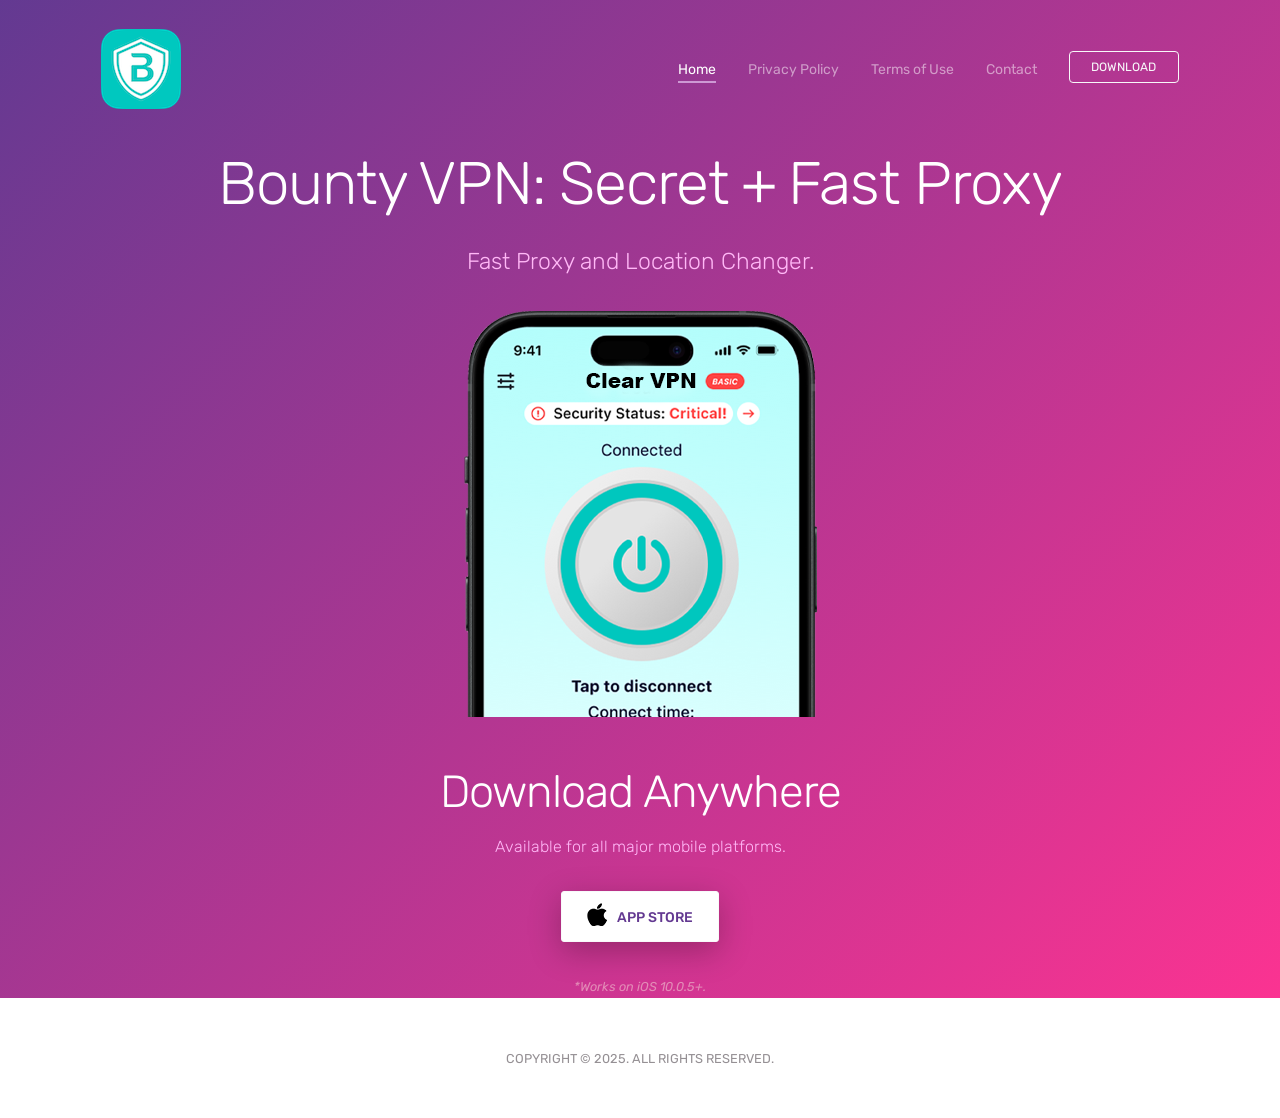
<file: index.html>
<!-- index.html -->
<!doctype html>
<html lang="en">
<head>
    <title>Bounty VPN: Secret＋Fast Proxy</title>
    <!-- Required meta tags -->
    <meta charset="utf-8">
    <meta name="viewport" content="width=device-width, initial-scale=1, shrink-to-fit=no">
    <meta name="description" content="Bounty VPN: Secret＋Fast Proxy">
    <meta name="keywords" content="">

    <!-- Font -->
    <link rel="dns-prefetch" href="//fonts.googleapis.com">
    <link href="https://fonts.googleapis.com/css?family=Rubik:300,400,500" rel="stylesheet">

    <!-- Bootstrap CSS -->
    <link rel="stylesheet" href="css/bootstrap.min.css">
    <!-- Themify Icons -->
    <link rel="stylesheet" href="css/themify-icons.css">
    <!-- Owl carousel -->
    <link rel="stylesheet" href="css/owl.carousel.min.css">
    <!-- Main css -->
    <link href="css/style.css" rel="stylesheet">
</head>

<body data-spy="scroll" data-target="#navbar" data-offset="30">

    <!-- Nav Menu -->
    <div class="nav-menu fixed-top">
        <div class="container">
            <div class="row">
                <div class="col-md-12">
                    <nav class="navbar navbar-dark navbar-expand-lg">
                        <a class="navbar-brand" href="index.html"><img src="images/logo.png" class="img-fluid" alt="logo"></a>
                        <button class="navbar-toggler" type="button" data-toggle="collapse" data-target="#navbar" aria-controls="navbar" aria-expanded="false" aria-label="Toggle navigation">
                            <span class="navbar-toggler-icon"></span>
                        </button>
                        <div class="collapse navbar-collapse" id="navbar">
                            <ul class="navbar-nav ml-auto">
                                <li class="nav-item"> <a class="nav-link active" href="#home">Home <span class="sr-only">(current)</span></a> </li>
                                <li class="nav-item"> <a class="nav-link" href="policy.html">Privacy Policy</a> </li>
                                <li class="nav-item"> <a class="nav-link" href="terms.html">Terms of Use</a> </li>
                                <li class="nav-item"> <a class="nav-link" href="form.html">Contact</a> </li>
                                <li class="nav-item"><a href="http://itunes.apple.com/app/id6742565792" class="btn btn-outline-light my-3 my-sm-0 ml-lg-3">Download</a></li>
                            </ul>
                        </div>
                    </nav>
                </div>
            </div>
        </div>
    </div>

    <header class="bg-gradient" id="home">
        <div class="container mt-5">
            <h1>Bounty VPN: Secret＋Fast Proxy</h1>
            <p class="tagline">Fast Proxy and Location Changer. </p>
        </div>
        <div class="img-holder mt-3"><img src="images/main-portrait.png" alt="phone" class="img-fluid"></div>

        <div class="container">
            <div class="call-to-action">
                <h2>Download Anywhere</h2>
                <p class="tagline">Available for all major mobile platforms. </p>
                <div class="my-4">
                    <a href="http://itunes.apple.com/app/id6742565792" class="btn btn-light"><img src="images/appleicon.png" alt="icon"> App Store</a>
                </div>
                <p class="text-primary"><small><i>*Works on iOS 10.0.5+. </i></small></p>
            </div>
        </div>
    </header>

    <footer class="my-5 text-center">
        <p class="mb-2"><small>COPYRIGHT © 2025. ALL RIGHTS RESERVED.</small></p>
        
    </footer>

    <!-- jQuery and Bootstrap -->
    <script src="js/jquery-3.2.1.min.js"></script>
    <script src="js/bootstrap.bundle.min.js"></script>
    <!-- Plugins JS -->
    <script src="js/owl.carousel.min.js"></script>
    <!-- Custom JS -->
    <script src="js/script.js"></script>

</body>
</html>
</file>
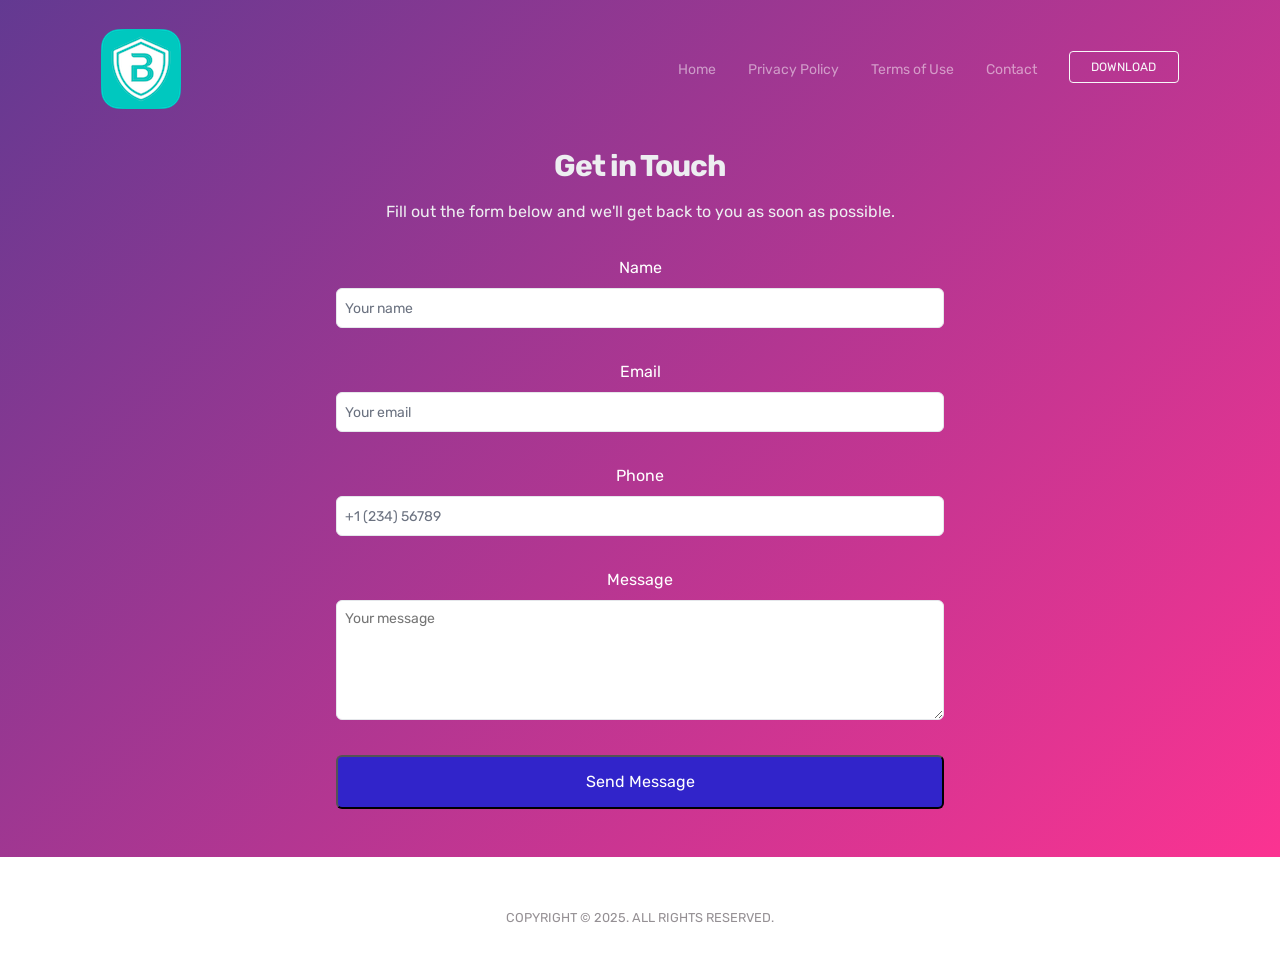
<file: form.html>
<!-- form.html -->
<!doctype html>
<html lang="en">
<head>
    <title>Bounty VPN: Secret＋Fast Proxy</title>
    <!-- Required meta tags -->
    <meta charset="utf-8">
    <meta name="viewport" content="width=device-width, initial-scale=1, shrink-to-fit=no">
    <meta name="description" content="Bounty VPN: Secret＋Fast Proxy">
    <meta name="keywords" content="HTML5, bootstrap, mobile, app, landing, ios, android, responsive">

    <!-- Font -->
    <link rel="dns-prefetch" href="//fonts.googleapis.com">
    <link href="https://fonts.googleapis.com/css?family=Rubik:300,400,500" rel="stylesheet">

    <!-- Bootstrap CSS -->
    <link rel="stylesheet" href="css/bootstrap.min.css">
    <!-- Themify Icons -->
    <link rel="stylesheet" href="css/themify-icons.css">
    <!-- Owl carousel -->
    <link rel="stylesheet" href="css/owl.carousel.min.css">
    <!-- Main css -->
    <link href="css/style.css" rel="stylesheet">
</head>

<body data-spy="scroll" data-target="#navbar" data-offset="30">

    <!-- Nav Menu -->
    <div class="nav-menu fixed-top">
        <div class="container">
            <div class="row">
                <div class="col-md-12">
                    <nav class="navbar navbar-dark navbar-expand-lg">
                        <a class="navbar-brand" href="index.html"><img src="images/logo.png" class="img-fluid" alt="logo"></a>
                        <button class="navbar-toggler" type="button" data-toggle="collapse" data-target="#navbar" aria-controls="navbar" aria-expanded="false" aria-label="Toggle navigation">
                            <span class="navbar-toggler-icon"></span>
                        </button>
                        <div class="collapse navbar-collapse" id="navbar">
                            <ul class="navbar-nav ml-auto">
                                <li class="nav-item"> <a class="nav-link" href="index.html">Home <span class="sr-only">(current)</span></a> </li>
                                <li class="nav-item"> <a class="nav-link" href="policy.html">Privacy Policy</a> </li>
                                <li class="nav-item"> <a class="nav-link" href="terms.html">Terms of Use</a> </li>
                                <li class="nav-item"> <a class="nav-link active" href="form.html">Contact</a> </li>
                                <li class="nav-item"><a href="http://itunes.apple.com/app/id6740633532" class="btn btn-outline-light my-3 my-sm-0 ml-lg-3">Download</a></li>
                            </ul>
                        </div>
                    </nav>
                </div>
            </div>
        </div>
    </div>

    <header class="bg-gradient" id="home">
        <div class="container">
           <!-- 
    This is a working contact form. To receive email, 
    Replace YOUR_ACCESS_KEY_HERE with your actual Access Key.

    Create Access Key here 👉 https://web3forms.com/
 -->

<section class="contact-section">
    <div class="contact-intro">
      <h2 class="contact-title">Get in Touch</h2>
      <p class="contact-description">
        Fill out the form below and we'll get back to you as soon as possible.
      </p>
    </div>
  
    <form class="contact-form" action="https://api.web3forms.com/submit" method="POST">
  
      <input type="hidden" name="access_key" value="8036e8a2-478d-49ed-89f1-41d37cd085f6" />
      <input type="hidden" name="subject" value="New Contact Form Submission from Web3Forms" />
      <input type="hidden" name="from_name" value="My Website" />
      <!-- More custom ization options available in the docs: https://docs.web3forms.com -->
  
      <div class="form-group-container">
        <div class="form-group">
          <label for="name" class="form-label">Name</label>
          <input id="name" name="name" class="form-input" placeholder="Your name" type="text" />
        </div>
        <div class="form-group">
          <label for="email" class="form-label">Email</label>
          <input id="email" name="email" class="form-input" placeholder="Your email" type="email" />
        </div>
        <div class="form-group">
          <label for="phone" class="form-label">Phone</label>
          <input id="phone" name="phone" class="form-input" placeholder="+1 (234) 56789" type="text" />
        </div>
        <div class="form-group">
          <label for="message" class="form-label">Message</label>
          <textarea class="form-textarea" id="message" name="message" placeholder="Your message"></textarea>
        </div>
      </div>
      <button class="form-submit" type="submit">Send Message</button>
    </form>
  
  </section>
    </header>

    <footer class="my-5 text-center">
        <p class="mb-2"><small>COPYRIGHT © 2025. ALL RIGHTS RESERVED.</small></p>
        
    </footer>

    <!-- jQuery and Bootstrap -->
    <script src="js/jquery-3.2.1.min.js"></script>
    <script src="js/bootstrap.bundle.min.js"></script>
    <!-- Plugins JS -->
    <script src="js/owl.carousel.min.js"></script>
    <!-- Custom JS -->
    <script src="js/script.js"></script>

</body>
</html>
</file>
<file: css/themify-icons.css>
@font-face {
    font-family: 'themify';
    src: url('../fonts/themify.eot?-fvbane');
    src: url('../fonts/themify.eot?#iefix-fvbane') format('embedded-opentype'), url('../fonts/themify.woff?-fvbane') format('woff'), url('../fonts/themify.ttf?-fvbane') format('truetype'), url('../fonts/themify.svg?-fvbane#themify') format('svg');
    font-weight: normal;
    font-style: normal;
}

[class^="ti-"],
[class*=" ti-"] {
    font-family: 'themify';
    speak: none;
    font-style: normal;
    font-weight: normal;
    font-variant: normal;
    text-transform: none;
    line-height: 1;
    /* Better Font Rendering =========== */
    -webkit-font-smoothing: antialiased;
    -moz-osx-font-smoothing: grayscale;
}

.ti-wand:before {
    content: "\e600";
}

.ti-volume:before {
    content: "\e601";
}

.ti-user:before {
    content: "\e602";
}

.ti-unlock:before {
    content: "\e603";
}

.ti-unlink:before {
    content: "\e604";
}

.ti-trash:before {
    content: "\e605";
}

.ti-thought:before {
    content: "\e606";
}

.ti-target:before {
    content: "\e607";
}

.ti-tag:before {
    content: "\e608";
}

.ti-tablet:before {
    content: "\e609";
}

.ti-star:before {
    content: "\e60a";
}

.ti-spray:before {
    content: "\e60b";
}

.ti-signal:before {
    content: "\e60c";
}

.ti-shopping-cart:before {
    content: "\e60d";
}

.ti-shopping-cart-full:before {
    content: "\e60e";
}

.ti-settings:before {
    content: "\e60f";
}

.ti-search:before {
    content: "\e610";
}

.ti-zoom-in:before {
    content: "\e611";
}

.ti-zoom-out:before {
    content: "\e612";
}

.ti-cut:before {
    content: "\e613";
}

.ti-ruler:before {
    content: "\e614";
}

.ti-ruler-pencil:before {
    content: "\e615";
}

.ti-ruler-alt:before {
    content: "\e616";
}

.ti-bookmark:before {
    content: "\e617";
}

.ti-bookmark-alt:before {
    content: "\e618";
}

.ti-reload:before {
    content: "\e619";
}

.ti-plus:before {
    content: "\e61a";
}

.ti-pin:before {
    content: "\e61b";
}

.ti-pencil:before {
    content: "\e61c";
}

.ti-pencil-alt:before {
    content: "\e61d";
}

.ti-paint-roller:before {
    content: "\e61e";
}

.ti-paint-bucket:before {
    content: "\e61f";
}

.ti-na:before {
    content: "\e620";
}

.ti-mobile:before {
    content: "\e621";
}

.ti-minus:before {
    content: "\e622";
}

.ti-medall:before {
    content: "\e623";
}

.ti-medall-alt:before {
    content: "\e624";
}

.ti-marker:before {
    content: "\e625";
}

.ti-marker-alt:before {
    content: "\e626";
}

.ti-arrow-up:before {
    content: "\e627";
}

.ti-arrow-right:before {
    content: "\e628";
}

.ti-arrow-left:before {
    content: "\e629";
}

.ti-arrow-down:before {
    content: "\e62a";
}

.ti-lock:before {
    content: "\e62b";
}

.ti-location-arrow:before {
    content: "\e62c";
}

.ti-link:before {
    content: "\e62d";
}

.ti-layout:before {
    content: "\e62e";
}

.ti-layers:before {
    content: "\e62f";
}

.ti-layers-alt:before {
    content: "\e630";
}

.ti-key:before {
    content: "\e631";
}

.ti-import:before {
    content: "\e632";
}

.ti-image:before {
    content: "\e633";
}

.ti-heart:before {
    content: "\e634";
}

.ti-heart-broken:before {
    content: "\e635";
}

.ti-hand-stop:before {
    content: "\e636";
}

.ti-hand-open:before {
    content: "\e637";
}

.ti-hand-drag:before {
    content: "\e638";
}

.ti-folder:before {
    content: "\e639";
}

.ti-flag:before {
    content: "\e63a";
}

.ti-flag-alt:before {
    content: "\e63b";
}

.ti-flag-alt-2:before {
    content: "\e63c";
}

.ti-eye:before {
    content: "\e63d";
}

.ti-export:before {
    content: "\e63e";
}

.ti-exchange-vertical:before {
    content: "\e63f";
}

.ti-desktop:before {
    content: "\e640";
}

.ti-cup:before {
    content: "\e641";
}

.ti-crown:before {
    content: "\e642";
}

.ti-comments:before {
    content: "\e643";
}

.ti-comment:before {
    content: "\e644";
}

.ti-comment-alt:before {
    content: "\e645";
}

.ti-close:before {
    content: "\e646";
}

.ti-clip:before {
    content: "\e647";
}

.ti-angle-up:before {
    content: "\e648";
}

.ti-angle-right:before {
    content: "\e649";
}

.ti-angle-left:before {
    content: "\e64a";
}

.ti-angle-down:before {
    content: "\e64b";
}

.ti-check:before {
    content: "\e64c";
}

.ti-check-box:before {
    content: "\e64d";
}

.ti-camera:before {
    content: "\e64e";
}

.ti-announcement:before {
    content: "\e64f";
}

.ti-brush:before {
    content: "\e650";
}

.ti-briefcase:before {
    content: "\e651";
}

.ti-bolt:before {
    content: "\e652";
}

.ti-bolt-alt:before {
    content: "\e653";
}

.ti-blackboard:before {
    content: "\e654";
}

.ti-bag:before {
    content: "\e655";
}

.ti-move:before {
    content: "\e656";
}

.ti-arrows-vertical:before {
    content: "\e657";
}

.ti-arrows-horizontal:before {
    content: "\e658";
}

.ti-fullscreen:before {
    content: "\e659";
}

.ti-arrow-top-right:before {
    content: "\e65a";
}

.ti-arrow-top-left:before {
    content: "\e65b";
}

.ti-arrow-circle-up:before {
    content: "\e65c";
}

.ti-arrow-circle-right:before {
    content: "\e65d";
}

.ti-arrow-circle-left:before {
    content: "\e65e";
}

.ti-arrow-circle-down:before {
    content: "\e65f";
}

.ti-angle-double-up:before {
    content: "\e660";
}

.ti-angle-double-right:before {
    content: "\e661";
}

.ti-angle-double-left:before {
    content: "\e662";
}

.ti-angle-double-down:before {
    content: "\e663";
}

.ti-zip:before {
    content: "\e664";
}

.ti-world:before {
    content: "\e665";
}

.ti-wheelchair:before {
    content: "\e666";
}

.ti-view-list:before {
    content: "\e667";
}

.ti-view-list-alt:before {
    content: "\e668";
}

.ti-view-grid:before {
    content: "\e669";
}

.ti-uppercase:before {
    content: "\e66a";
}

.ti-upload:before {
    content: "\e66b";
}

.ti-underline:before {
    content: "\e66c";
}

.ti-truck:before {
    content: "\e66d";
}

.ti-timer:before {
    content: "\e66e";
}

.ti-ticket:before {
    content: "\e66f";
}

.ti-thumb-up:before {
    content: "\e670";
}

.ti-thumb-down:before {
    content: "\e671";
}

.ti-text:before {
    content: "\e672";
}

.ti-stats-up:before {
    content: "\e673";
}

.ti-stats-down:before {
    content: "\e674";
}

.ti-split-v:before {
    content: "\e675";
}

.ti-split-h:before {
    content: "\e676";
}

.ti-smallcap:before {
    content: "\e677";
}

.ti-shine:before {
    content: "\e678";
}

.ti-shift-right:before {
    content: "\e679";
}

.ti-shift-left:before {
    content: "\e67a";
}

.ti-shield:before {
    content: "\e67b";
}

.ti-notepad:before {
    content: "\e67c";
}

.ti-server:before {
    content: "\e67d";
}

.ti-quote-right:before {
    content: "\e67e";
}

.ti-quote-left:before {
    content: "\e67f";
}

.ti-pulse:before {
    content: "\e680";
}

.ti-printer:before {
    content: "\e681";
}

.ti-power-off:before {
    content: "\e682";
}

.ti-plug:before {
    content: "\e683";
}

.ti-pie-chart:before {
    content: "\e684";
}

.ti-paragraph:before {
    content: "\e685";
}

.ti-panel:before {
    content: "\e686";
}

.ti-package:before {
    content: "\e687";
}

.ti-music:before {
    content: "\e688";
}

.ti-music-alt:before {
    content: "\e689";
}

.ti-mouse:before {
    content: "\e68a";
}

.ti-mouse-alt:before {
    content: "\e68b";
}

.ti-money:before {
    content: "\e68c";
}

.ti-microphone:before {
    content: "\e68d";
}

.ti-menu:before {
    content: "\e68e";
}

.ti-menu-alt:before {
    content: "\e68f";
}

.ti-map:before {
    content: "\e690";
}

.ti-map-alt:before {
    content: "\e691";
}

.ti-loop:before {
    content: "\e692";
}

.ti-location-pin:before {
    content: "\e693";
}

.ti-list:before {
    content: "\e694";
}

.ti-light-bulb:before {
    content: "\e695";
}

.ti-Italic:before {
    content: "\e696";
}

.ti-info:before {
    content: "\e697";
}

.ti-infinite:before {
    content: "\e698";
}

.ti-id-badge:before {
    content: "\e699";
}

.ti-hummer:before {
    content: "\e69a";
}

.ti-home:before {
    content: "\e69b";
}

.ti-help:before {
    content: "\e69c";
}

.ti-headphone:before {
    content: "\e69d";
}

.ti-harddrives:before {
    content: "\e69e";
}

.ti-harddrive:before {
    content: "\e69f";
}

.ti-gift:before {
    content: "\e6a0";
}

.ti-game:before {
    content: "\e6a1";
}

.ti-filter:before {
    content: "\e6a2";
}

.ti-files:before {
    content: "\e6a3";
}

.ti-file:before {
    content: "\e6a4";
}

.ti-eraser:before {
    content: "\e6a5";
}

.ti-envelope:before {
    content: "\e6a6";
}

.ti-download:before {
    content: "\e6a7";
}

.ti-direction:before {
    content: "\e6a8";
}

.ti-direction-alt:before {
    content: "\e6a9";
}

.ti-dashboard:before {
    content: "\e6aa";
}

.ti-control-stop:before {
    content: "\e6ab";
}

.ti-control-shuffle:before {
    content: "\e6ac";
}

.ti-control-play:before {
    content: "\e6ad";
}

.ti-control-pause:before {
    content: "\e6ae";
}

.ti-control-forward:before {
    content: "\e6af";
}

.ti-control-backward:before {
    content: "\e6b0";
}

.ti-cloud:before {
    content: "\e6b1";
}

.ti-cloud-up:before {
    content: "\e6b2";
}

.ti-cloud-down:before {
    content: "\e6b3";
}

.ti-clipboard:before {
    content: "\e6b4";
}

.ti-car:before {
    content: "\e6b5";
}

.ti-calendar:before {
    content: "\e6b6";
}

.ti-book:before {
    content: "\e6b7";
}

.ti-bell:before {
    content: "\e6b8";
}

.ti-basketball:before {
    content: "\e6b9";
}

.ti-bar-chart:before {
    content: "\e6ba";
}

.ti-bar-chart-alt:before {
    content: "\e6bb";
}

.ti-back-right:before {
    content: "\e6bc";
}

.ti-back-left:before {
    content: "\e6bd";
}

.ti-arrows-corner:before {
    content: "\e6be";
}

.ti-archive:before {
    content: "\e6bf";
}

.ti-anchor:before {
    content: "\e6c0";
}

.ti-align-right:before {
    content: "\e6c1";
}

.ti-align-left:before {
    content: "\e6c2";
}

.ti-align-justify:before {
    content: "\e6c3";
}

.ti-align-center:before {
    content: "\e6c4";
}

.ti-alert:before {
    content: "\e6c5";
}

.ti-alarm-clock:before {
    content: "\e6c6";
}

.ti-agenda:before {
    content: "\e6c7";
}

.ti-write:before {
    content: "\e6c8";
}

.ti-window:before {
    content: "\e6c9";
}

.ti-widgetized:before {
    content: "\e6ca";
}

.ti-widget:before {
    content: "\e6cb";
}

.ti-widget-alt:before {
    content: "\e6cc";
}

.ti-wallet:before {
    content: "\e6cd";
}

.ti-video-clapper:before {
    content: "\e6ce";
}

.ti-video-camera:before {
    content: "\e6cf";
}

.ti-vector:before {
    content: "\e6d0";
}

.ti-themify-logo:before {
    content: "\e6d1";
}

.ti-themify-favicon:before {
    content: "\e6d2";
}

.ti-themify-favicon-alt:before {
    content: "\e6d3";
}

.ti-support:before {
    content: "\e6d4";
}

.ti-stamp:before {
    content: "\e6d5";
}

.ti-split-v-alt:before {
    content: "\e6d6";
}

.ti-slice:before {
    content: "\e6d7";
}

.ti-shortcode:before {
    content: "\e6d8";
}

.ti-shift-right-alt:before {
    content: "\e6d9";
}

.ti-shift-left-alt:before {
    content: "\e6da";
}

.ti-ruler-alt-2:before {
    content: "\e6db";
}

.ti-receipt:before {
    content: "\e6dc";
}

.ti-pin2:before {
    content: "\e6dd";
}

.ti-pin-alt:before {
    content: "\e6de";
}

.ti-pencil-alt2:before {
    content: "\e6df";
}

.ti-palette:before {
    content: "\e6e0";
}

.ti-more:before {
    content: "\e6e1";
}

.ti-more-alt:before {
    content: "\e6e2";
}

.ti-microphone-alt:before {
    content: "\e6e3";
}

.ti-magnet:before {
    content: "\e6e4";
}

.ti-line-double:before {
    content: "\e6e5";
}

.ti-line-dotted:before {
    content: "\e6e6";
}

.ti-line-dashed:before {
    content: "\e6e7";
}

.ti-layout-width-full:before {
    content: "\e6e8";
}

.ti-layout-width-default:before {
    content: "\e6e9";
}

.ti-layout-width-default-alt:before {
    content: "\e6ea";
}

.ti-layout-tab:before {
    content: "\e6eb";
}

.ti-layout-tab-window:before {
    content: "\e6ec";
}

.ti-layout-tab-v:before {
    content: "\e6ed";
}

.ti-layout-tab-min:before {
    content: "\e6ee";
}

.ti-layout-slider:before {
    content: "\e6ef";
}

.ti-layout-slider-alt:before {
    content: "\e6f0";
}

.ti-layout-sidebar-right:before {
    content: "\e6f1";
}

.ti-layout-sidebar-none:before {
    content: "\e6f2";
}

.ti-layout-sidebar-left:before {
    content: "\e6f3";
}

.ti-layout-placeholder:before {
    content: "\e6f4";
}

.ti-layout-menu:before {
    content: "\e6f5";
}

.ti-layout-menu-v:before {
    content: "\e6f6";
}

.ti-layout-menu-separated:before {
    content: "\e6f7";
}

.ti-layout-menu-full:before {
    content: "\e6f8";
}

.ti-layout-media-right-alt:before {
    content: "\e6f9";
}

.ti-layout-media-right:before {
    content: "\e6fa";
}

.ti-layout-media-overlay:before {
    content: "\e6fb";
}

.ti-layout-media-overlay-alt:before {
    content: "\e6fc";
}

.ti-layout-media-overlay-alt-2:before {
    content: "\e6fd";
}

.ti-layout-media-left-alt:before {
    content: "\e6fe";
}

.ti-layout-media-left:before {
    content: "\e6ff";
}

.ti-layout-media-center-alt:before {
    content: "\e700";
}

.ti-layout-media-center:before {
    content: "\e701";
}

.ti-layout-list-thumb:before {
    content: "\e702";
}

.ti-layout-list-thumb-alt:before {
    content: "\e703";
}

.ti-layout-list-post:before {
    content: "\e704";
}

.ti-layout-list-large-image:before {
    content: "\e705";
}

.ti-layout-line-solid:before {
    content: "\e706";
}

.ti-layout-grid4:before {
    content: "\e707";
}

.ti-layout-grid3:before {
    content: "\e708";
}

.ti-layout-grid2:before {
    content: "\e709";
}

.ti-layout-grid2-thumb:before {
    content: "\e70a";
}

.ti-layout-cta-right:before {
    content: "\e70b";
}

.ti-layout-cta-left:before {
    content: "\e70c";
}

.ti-layout-cta-center:before {
    content: "\e70d";
}

.ti-layout-cta-btn-right:before {
    content: "\e70e";
}

.ti-layout-cta-btn-left:before {
    content: "\e70f";
}

.ti-layout-column4:before {
    content: "\e710";
}

.ti-layout-column3:before {
    content: "\e711";
}

.ti-layout-column2:before {
    content: "\e712";
}

.ti-layout-accordion-separated:before {
    content: "\e713";
}

.ti-layout-accordion-merged:before {
    content: "\e714";
}

.ti-layout-accordion-list:before {
    content: "\e715";
}

.ti-ink-pen:before {
    content: "\e716";
}

.ti-info-alt:before {
    content: "\e717";
}

.ti-help-alt:before {
    content: "\e718";
}

.ti-headphone-alt:before {
    content: "\e719";
}

.ti-hand-point-up:before {
    content: "\e71a";
}

.ti-hand-point-right:before {
    content: "\e71b";
}

.ti-hand-point-left:before {
    content: "\e71c";
}

.ti-hand-point-down:before {
    content: "\e71d";
}

.ti-gallery:before {
    content: "\e71e";
}

.ti-face-smile:before {
    content: "\e71f";
}

.ti-face-sad:before {
    content: "\e720";
}

.ti-credit-card:before {
    content: "\e721";
}

.ti-control-skip-forward:before {
    content: "\e722";
}

.ti-control-skip-backward:before {
    content: "\e723";
}

.ti-control-record:before {
    content: "\e724";
}

.ti-control-eject:before {
    content: "\e725";
}

.ti-comments-smiley:before {
    content: "\e726";
}

.ti-brush-alt:before {
    content: "\e727";
}

.ti-youtube:before {
    content: "\e728";
}

.ti-vimeo:before {
    content: "\e729";
}

.ti-twitter:before {
    content: "\e72a";
}

.ti-time:before {
    content: "\e72b";
}

.ti-tumblr:before {
    content: "\e72c";
}

.ti-skype:before {
    content: "\e72d";
}

.ti-share:before {
    content: "\e72e";
}

.ti-share-alt:before {
    content: "\e72f";
}

.ti-rocket:before {
    content: "\e730";
}

.ti-pinterest:before {
    content: "\e731";
}

.ti-new-window:before {
    content: "\e732";
}

.ti-microsoft:before {
    content: "\e733";
}

.ti-list-ol:before {
    content: "\e734";
}

.ti-linkedin:before {
    content: "\e735";
}

.ti-layout-sidebar-2:before {
    content: "\e736";
}

.ti-layout-grid4-alt:before {
    content: "\e737";
}

.ti-layout-grid3-alt:before {
    content: "\e738";
}

.ti-layout-grid2-alt:before {
    content: "\e739";
}

.ti-layout-column4-alt:before {
    content: "\e73a";
}

.ti-layout-column3-alt:before {
    content: "\e73b";
}

.ti-layout-column2-alt:before {
    content: "\e73c";
}

.ti-instagram:before {
    content: "\e73d";
}

.ti-google:before {
    content: "\e73e";
}

.ti-github:before {
    content: "\e73f";
}

.ti-flickr:before {
    content: "\e740";
}

.ti-facebook:before {
    content: "\e741";
}

.ti-dropbox:before {
    content: "\e742";
}

.ti-dribbble:before {
    content: "\e743";
}

.ti-apple:before {
    content: "\e744";
}

.ti-android:before {
    content: "\e745";
}

.ti-save:before {
    content: "\e746";
}

.ti-save-alt:before {
    content: "\e747";
}

.ti-yahoo:before {
    content: "\e748";
}

.ti-wordpress:before {
    content: "\e749";
}

.ti-vimeo-alt:before {
    content: "\e74a";
}

.ti-twitter-alt:before {
    content: "\e74b";
}

.ti-tumblr-alt:before {
    content: "\e74c";
}

.ti-trello:before {
    content: "\e74d";
}

.ti-stack-overflow:before {
    content: "\e74e";
}

.ti-soundcloud:before {
    content: "\e74f";
}

.ti-sharethis:before {
    content: "\e750";
}

.ti-sharethis-alt:before {
    content: "\e751";
}

.ti-reddit:before {
    content: "\e752";
}

.ti-pinterest-alt:before {
    content: "\e753";
}

.ti-microsoft-alt:before {
    content: "\e754";
}

.ti-linux:before {
    content: "\e755";
}

.ti-jsfiddle:before {
    content: "\e756";
}

.ti-joomla:before {
    content: "\e757";
}

.ti-html5:before {
    content: "\e758";
}

.ti-flickr-alt:before {
    content: "\e759";
}

.ti-email:before {
    content: "\e75a";
}

.ti-drupal:before {
    content: "\e75b";
}

.ti-dropbox-alt:before {
    content: "\e75c";
}

.ti-css3:before {
    content: "\e75d";
}

.ti-rss:before {
    content: "\e75e";
}

.ti-rss-alt:before {
    content: "\e75f";
}

.ti-lg {
    font-size: 1.33333333em;
    line-height: 0.75em;
    vertical-align: -15%;
}

.ti-2x {
    font-size: 2em;
}

.ti-3x {
    font-size: 3em;
}

.ti-4x {
    font-size: 4em;
}

.ti-5x {
    font-size: 5em;
}
</file>
<file: css/style.css>
@charset "UTF-8";

/*

Style   : MobApp CSS
Version : 1.0
Author  : Surjith S M
URI     : https://surjithctly.in/

Copyright © All rights Reserved 

*/


/*------------------------
[TABLE OF CONTENTS]
    
1. GLOBAL STYLES
2. NAVBAR
3. HERO
4. TABS
5. TESTIMONIALS
6. IMAGE GALLERY
7. PRICING
8. CALL TO ACTION
9. FOOTER

------------------------*/


/* GLOBAL
----------------------*/

body {
    font-family: 'Rubik', sans-serif;
    position: relative;
}

a {
    color: #e38cb7;
}

a:hover,
a:focus {
    color: #d6619c;
}

h1 {
    font-size: 60px;
    font-weight: 300;
    letter-spacing: -1px;
    margin-bottom: 1.5rem;
}

h2 {
    font-size: 45px;
    font-weight: 300;
    color: #633991;
    letter-spacing: -1px;
    margin-bottom: 1rem;
}

h3 {
    color: #633991;
    font-size: 33px;
    font-weight: 500;
}

h4 {
    font-size: 20px;
    font-weight: 500;
    color: #633991;
}

h5 {
    font-size: 28px;
    font-weight: 300;
    color: #633991;
    margin-bottom: 0.7rem;
}

p {
    color: #959094;
}

p.lead {
    color: #e38cb7;
    margin-bottom: 2rem;
}

.text-primary {
    color: #e38cb7 !important;
}

.text-terms {
    color: #ffffff !important;
    padding-top: 5em; /* Отступ в 5 строк */
    padding-top: 50px; /* Отступ в 50 пикселей */
}

.light-font {
    font-weight: 300;
}

ul {
    color: gray; /* Серый цвет текста */
}

.btn {
    font-size: 12px;
    font-weight: 400;
    text-transform: uppercase;
    padding: 0.375rem 1.35rem;
    transition: all 0.3s ease;
}

.btn-outline-light:hover {
    color: #d6619c;
}

.btn-primary {
    border-radius: 3px;
    background-image: -moz-linear-gradient( 122deg, #e54595 0%, #fd378e 100%);
    background-image: -webkit-linear-gradient( 122deg, #e54595 0%, #fd378e 100%);
    background-image: -ms-linear-gradient( 122deg, #e54595 0%, #fd378e 100%);
    background-image: linear-gradient( 122deg, #e54595 0%, #fd378e 100%);
    box-shadow: 0px 9px 32px 0px rgba(0, 0, 0, 0.2);
    font-weight: 500;
    padding: 0.6rem 2rem;
    border: 0;
}

.btn-primary:hover,
.btn-primary:focus,
.btn-primary:active,
.btn-primary:not([disabled]):not(.disabled).active,
.btn-primary:not([disabled]):not(.disabled):active,
.show>.btn-primary.dropdown-toggle {
    background-image: linear-gradient( 122deg, #fd378e 0%, #e54595 100%);
    box-shadow: 0px 9px 32px 0px rgba(0, 0, 0, 0.3);
    color: #FFF;
}

.btn-light {
    border-radius: 3px;
    background: #FFF;
    box-shadow: 0px 9px 32px 0px rgba(0, 0, 0, 0.26);
    font-size: 14px;
    font-weight: 500;
    color: #633991;
    margin: 0.5rem;
    padding: 0.7rem 1.6rem;
    line-height: 1.8;
}

.btn-group-lg>.btn,
.btn-lg {
    padding: 0.8rem 1rem;
    font-size: 15px;
}

.light-bg {
    background-color: #faf6fb;
}

.section {
    padding: 80px 0;
}

.section-title {
    text-align: center;
    margin-bottom: 3rem;
}

.section-title small {
    color: #998a9b;
}

@media (max-width:767px) {
    h1 {
        font-size: 40px;
    }
    h2 {
        font-size: 30px;
    }
}


/* NAVBAR
----------------------*/

.nav-menu {
    padding: 1rem 0;
    transition: all 0.3s ease;
}

.nav-menu.is-scrolling,
.nav-menu.menu-is-open {
    background-color: rgb(74, 13, 143);
    background: -moz-linear-gradient(135deg, rgb(74, 13, 143) 0%, rgb(250, 42, 143) 100%);
    background: -webkit-linear-gradient(135deg, rgb(74, 13, 143) 0%, rgb(250, 42, 143) 100%);
    background: linear-gradient(135deg, rgb(74, 13, 143) 0%, rgb(250, 42, 143) 100%);
    -webkit-box-shadow: 0px 5px 23px 0px rgba(0, 0, 0, 0.1);
    -moz-box-shadow: 0px 5px 23px 0px rgba(0, 0, 0, 0.1);
    box-shadow: 0px 5px 23px 0px rgba(0, 0, 0, 0.1);
}

.nav-menu.is-scrolling {
    padding: 0;
}

.navbar-nav .nav-link {
    position: relative;
}

@media (min-width: 992px) {
    .navbar-expand-lg .navbar-nav .nav-link {
        padding-right: 1rem;
        padding-left: 1rem;
        font-size: 14px;
    }
    .navbar-nav>.nav-item>.nav-link.active:after {
        content: "";
        border-bottom: 2px solid #cd99d4;
        left: 1rem;
        right: 1rem;
        bottom: 5px;
        height: 1px;
        position: absolute;
    }
}

@media (max-width:991px) {
    .navbar-nav.is-scrolling {
        padding-bottom: 1rem;
    }
    .navbar-nav .nav-item {
        text-align: center;
    }
}


/* HERO
----------------------*/

header {
    padding: 100px 0 0;
    text-align: center;
    color: #FFF;
}

.bg-gradient {
    background-image: -moz-linear-gradient( 135deg, rgba(60, 8, 118, 0.8) 0%, rgba(250, 0, 118, 0.8) 100%);
    background-image: -webkit-linear-gradient( 135deg, rgba(60, 8, 118, 0.8) 0%, rgba(250, 0, 118, 0.8) 100%);
    background-image: -ms-linear-gradient( 135deg, rgba(60, 8, 118, 0.8) 0%, rgba(250, 0, 118, 0.8) 100%);
    background-image: linear-gradient( 135deg, rgba(60, 8, 118, 0.8) 0%, rgba(250, 0, 118, 0.8) 100%);
}

.tagline {
    font-size: 23px;
    font-weight: 300;
    color: #ffb8f6;
    max-width: 800px;
    margin: 0 auto;
}

.img-holder {
    height: 0;
    padding-bottom: 33%;
    overflow: hidden;
}

@media (max-width:1200px) {
    .img-holder {
        padding-bottom: 50%;
    }
}

@media (max-width:767px) {
    .tagline {
        font-size: 17px;
    }
    .img-holder {
        padding-bottom: 100%;
    }
}


/* FEATURES
----------------------*/

.gradient-fill:before {
    color: #fc73b4;
    background: -moz-linear-gradient(top, #9477b4 0%, #fc73b4 100%);
    background: -webkit-linear-gradient(top, #9477b4 0%, #fc73b4 100%);
    background: linear-gradient(to bottom, #9477b4 0%, #fc73b4 100%);
    -webkit-background-clip: text;
    background-clip: text;
    -webkit-text-fill-color: transparent;
}

.card.features {
    border: 0;
    border-radius: 3px;
    box-shadow: 0px 5px 7px 0px rgba(0, 0, 0, 0.04);
    transition: all 0.3s ease;
}

@media (max-width:991px) {
    .card.features {
        margin-bottom: 2rem;
    }
    [class^="col-"]:last-child .card.features {
        margin-bottom: 0;
    }
}

.card.features:before {
    content: "";
    position: absolute;
    width: 3px;
    color: #fc73b4;
    background: -moz-linear-gradient(top, #9477b4 0%, #fc73b4 100%);
    background: -webkit-linear-gradient(top, #9477b4 0%, #fc73b4 100%);
    background: linear-gradient(to bottom, #9477b4 0%, #fc73b4 100%);
    top: 0;
    bottom: 0;
    left: 0;
}

.card-text {
    font-size: 14px;
}

.card.features:hover {
    transform: translateY(-3px);
    -moz-box-shadow: 0px 5px 30px 0px rgba(0, 0, 0, 0.08);
    -webkit-box-shadow: 0px 5px 30px 0px rgba(0, 0, 0, 0.08);
    box-shadow: 0px 5px 30px 0px rgba(0, 0, 0, 0.08);
}

.box-icon {
    box-shadow: 0px 0px 43px 0px rgba(0, 0, 0, 0.14);
    padding: 10px;
    width: 70px;
    border-radius: 3px;
    margin-bottom: 1.5rem;
    background-color: #FFF;
}

.circle-icon {
    box-shadow: 0px 9px 32px 0px rgba(0, 0, 0, 0.07);
    padding: 10px;
    width: 100px;
    height: 100px;
    border-radius: 50%;
    margin-bottom: 1.5rem;
    background-color: #FFF;
    color: #f5378e;
    font-size: 48px;
    text-align: center;
    line-height: 80px;
    font-weight: 300;
    transition: all 0.3s ease;
}

@media (max-width:992px) {
    .circle-icon {
        width: 70px;
        height: 70px;
        font-size: 28px;
        line-height: 50px;
    }
}

.ui-steps li:hover .circle-icon {
    background-image: -moz-linear-gradient( 122deg, #e6388e 0%, #fb378e 100%);
    background-image: -webkit-linear-gradient( 122deg, #e6388e 0%, #fb378e 100%);
    background-image: -ms-linear-gradient( 122deg, #e6388e 0%, #fb378e 100%);
    background-image: linear-gradient( 122deg, #e6388e 0%, #fb378e 100%);
    box-shadow: 0px 9px 32px 0px rgba(0, 0, 0, 0.09);
    color: #FFF;
}

.ui-steps li {
    padding: 15px 0;
}

.ui-steps li:not(:last-child) {
    border-bottom: 1px solid #f8e3f0;
}

.perspective-phone {
    position: relative;
    z-index: -1;
}

@media (min-width:992px) {
    .perspective-phone {
        margin-top: -150px;
    }
}


/*  TABS
----------------------*/

.tab-content {
    border-bottom-right-radius: 3px;
    border-bottom-left-radius: 3px;
    background-color: #FFF;
    box-shadow: 0px 5px 7px 0px rgba(0, 0, 0, 0.04);
    padding: 3rem;
}

@media (max-width:992px) {
    .tab-content {
        padding: 1.5rem;
    }
}

.tab-content p {
    line-height: 1.8;
}

.tab-content h2 {
    margin-bottom: 0.5rem;
}

.nav-tabs {
    border-bottom: 0;
}

.nav-tabs .nav-item .nav-link,
.nav-tabs .nav-link:focus,
.nav-tabs .nav-link:hover {
    padding: 1rem 1rem;
    border-color: #faf6fb #faf6fb #FFF;
    font-size: 19px;
    color: #b5a4c8;
    background: #f5eff7;
}

.nav-tabs .nav-link.active {
    background: #FFF;
    border-top-width: 3px;
    border-color: #ce75b4 #faf6fb #FFF;
    color: #633991;
}


/*  TESTIMONIALS
----------------------*/

.owl-carousel .owl-item img.client-img {
    width: 110px;
    margin: 30px auto;
    border-radius: 50%;
    box-shadow: 0px 9px 32px 0px rgba(0, 0, 0, 0.07);
}

.testimonials-single {
    text-align: center;
    max-width: 80%;
    margin: 0 auto;
}

.blockquote {
    color: #7a767a;
    font-weight: 300;
}

.owl-next.disabled,
.owl-prev.disabled {
    opacity: 0.5;
}

.owl-prev,
.owl-next {
    position: absolute;
    top: 50%;
    transform: translateY(-50%);
}

.owl-prev {
    left: 0;
}

.owl-next {
    right: 0;
}

.owl-theme .owl-nav.disabled+.owl-dots {
    margin-top: 60px;
}

.owl-theme .owl-dots .owl-dot span {
    background: #e7d9eb;
    width: 35px;
    height: 8px;
    border-radius: 10px;
    transition: all 0.3s ease-in;
}

.owl-theme .owl-dots .owl-dot:hover span {
    background: #ff487e;
}

.owl-theme .owl-dots .owl-dot.active span {
    background: #ff487e;
    box-shadow: 0px 9px 32px 0px rgba(0, 0, 0, 0.07);
}


/*  IMAGE GALLERY
----------------------*/

.img-gallery .owl-item {
    box-shadow: 0px 9px 32px 0px rgba(0, 0, 0, 0.07);
    transform: scale(0.8);
    transition: all 0.3s ease-in;
}

.img-gallery .owl-item.center {
    transform: scale(1);
}


/*  PRICING
----------------------*/

@media (max-width:992px) {
    .card-deck {
        -ms-flex-direction: column;
        flex-direction: column;
    }
    .card-deck .card {
        margin-bottom: 15px;
    }
}

.card.pricing {
    border: 1px solid #f1eef1;
}

.card.pricing.popular {
    border-top-width: 3px;
    border-color: #ce75b4 #faf6fb #FFF;
    box-shadow: 0px 12px 59px 0px rgba(36, 7, 31, 0.11);
    color: #633991;
}

.card.pricing .card-head {
    text-align: center;
    padding: 40px 0 20px;
}

.card.pricing .card-head .price {
    display: block;
    font-size: 45px;
    font-weight: 300;
    color: #633991;
}

.card.pricing .card-head .price sub {
    bottom: 0;
    font-size: 55%;
}

.card.pricing .list-group-item {
    border: 0;
    text-align: center;
    color: #959094;
    padding: 1.05rem 1.25rem;
}

.card.pricing .list-group-item del {
    color: #d9d3d8;
}

.card.pricing .card-body {
    padding: 1.75rem;
}


/*  CALL TO ACTION
----------------------*/

.call-to-action {
    text-align: center;
    color: #FFF;
    margin: 3rem 0;
}

.call-to-action .box-icon {
    margin-left: auto;
    margin-right: auto;
    border-radius: 5px;
    transform: scale(0.85);
    margin-bottom: 2.5rem;
}

.call-to-action h2 {
    color: #FFF;
}

.call-to-action .tagline {
    font-size: 16px;
    font-weight: 300;
    color: #ffb8f6;
    max-width: 650px;
    margin: 0 auto;
}

.btn-light img {
    margin-right: 0.4rem;
    vertical-align: text-bottom;
}


/*  FOOTER
----------------------*/

.social-icons {
    text-align: right;
}

.social-icons a {
    background-color: #FFF;
    box-shadow: 0px 0px 21px 0px rgba(0, 0, 0, 0);
    width: 50px;
    height: 50px;
    display: inline-block;
    text-align: center;
    line-height: 50px;
    margin: 0 0.3rem;
    border-radius: 5px;
    color: #f4c9e2;
    transition: all 0.3s ease;
}

.social-icons a:hover {
    text-decoration: none;
    color: #e38cb7;
}

@media (max-width:991px) {
    .social-icons {
        text-align: center;
        margin-top: 2rem;
    }
}

.contact-section {
  width: 100%;
  max-width: 40rem;
  margin-left: auto;
  margin-right: auto;
  padding: 3rem 1rem;
}

.contact-intro > * + * {
  margin-top: 1rem;
}

.contact-title {
  font-size: 1.875rem;
  line-height: 2.25rem;
  font-weight: 700;
  color: rgb(237, 238, 241);
}

.contact-description {
  color: rgb(237, 238, 241);
}

.form-group-container {
  display: grid;
  gap: 1rem;
  margin-top: 2rem;
}

.form-group {
  display: flex;
  flex-direction: column;
}

.form-label {
  margin-bottom: 0.5rem;
}

.form-input,
.form-textarea {
  padding: 0.5rem;
  border: 1px solid #e5e7eb;
  display: flex;
  height: 2.5rem;
  width: 100%;
  border-radius: 0.375rem;
  font-size: 0.875rem;
  line-height: 1.25rem;
}

.form-input::placeholder,
.form-textarea:focus-visible {
  color: #6b7280;
}

.form-input:focus-visible,
.form-textarea:focus-visible {
  outline: 2px solid #2563eb;
  outline-offset: 2px;
}

.form-textarea {
  min-height: 120px;
}

.form-submit {
  width: 100%;
  margin-top: 1.2rem;
  background-color: #3124ca;
  color: #fff;
  padding: 13px 5px;
  border-radius: 0.375rem;
}
</file>
